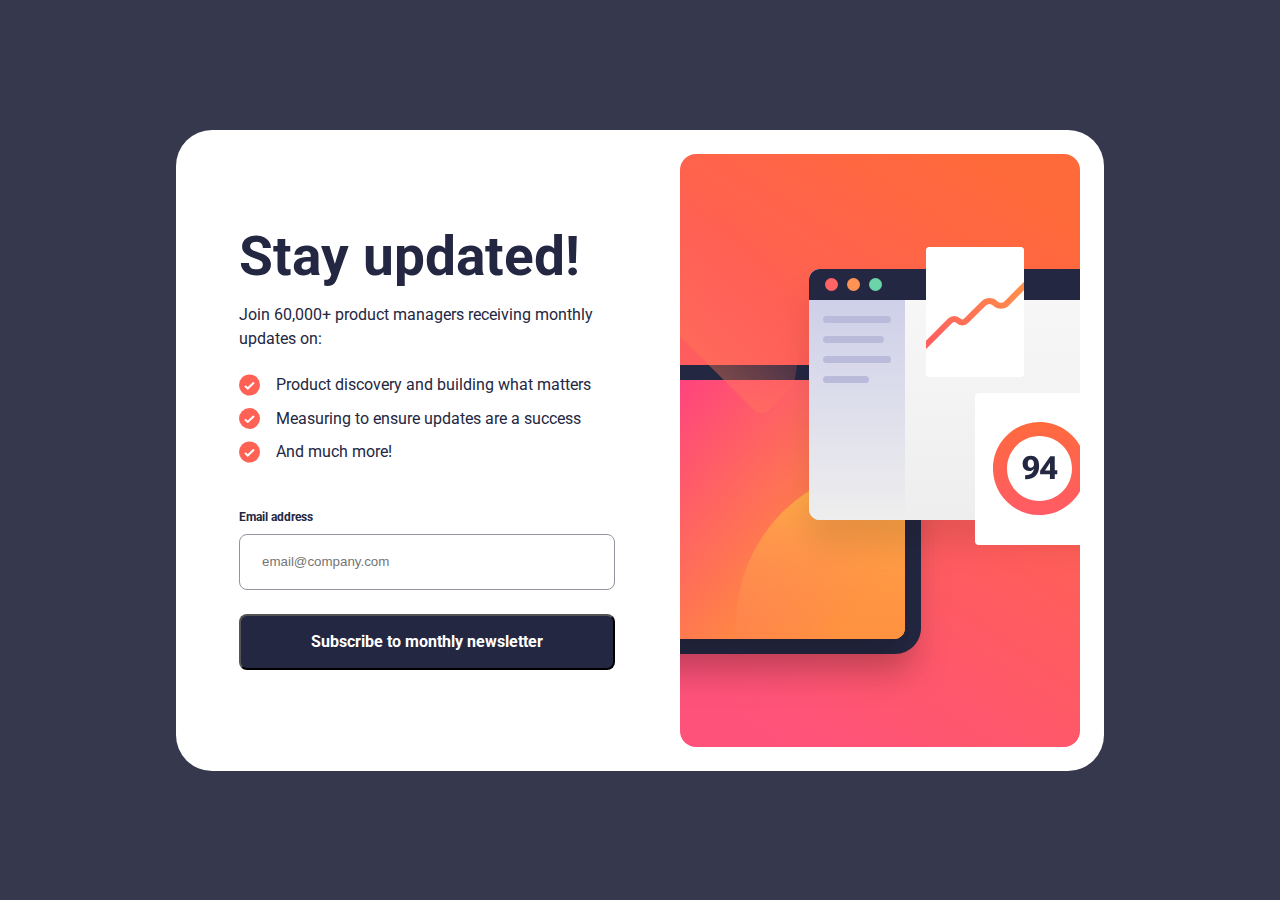
<file: newsletter-sign-up-with-success-message-main(2)/newsletter-sign-up-with-success-message-main/index.html>
<!DOCTYPE html>
<html lang="en">
<head>
    <meta charset="UTF-8">
    <meta name="viewport" content="width=device-width, initial-scale=1.0">
    <link rel="stylesheet" href="style.css">
    <title>DePedro Challenge 2</title>
</head>
<body>

    <main>
      <div id="panel" class="panel">
        <div class="image"></div>
        <div class="text">
          <h1 class="title">Stay updated!</h1>
          <p class="join">Join 60,000+ product managers receiving monthly updates on:</p>
          <ul>
            <li class="check"><img src="./assets/images/icon-list.svg" alt="icon">
              <p>Product discovery and building what matters</p>
            </li>
            <li class="check"><img src="./assets/images/icon-list.svg" alt="icon">
              <p>Measuring to ensure updates are a success</p>
            </li>
            <li class="check"><img src="./assets/images/icon-list.svg" alt="icon">
              <p>And much more!</p>
            </li>
          </ul>
          <div class="flex">
            <p>Email address</p>
            <p id="error" class="none">Valid email required</p>
          </div>
          <div class="flex1">
            <input id="email" class="email" type="email" placeholder="email@company.com">
            <button id="sub" class="subscribe">Subscribe to monthly newsletter</button>
          </div>
  
        </div>
      </div>
  
      <div id="success" class="none">
        <div class="success-txt">
          <img src="./assets/images/icon-success.svg" alt="icon success">
          <h2>Thanks for subscribing!</h2>
          <p> A confirmation email has been sent to <span id="email-txt">ash@loremcompany.com</span>.
            Please open it and click the button inside to confirm your subscription.</p>
        </div>
  
        <div class="successbtn">
          <button id="dismiss">Dismiss message</button>
        </div>
  
      </div>
      <script src="styles.js"></script>
    </main>
  </body>
  
  </html>
</file>
<file: newsletter-sign-up-with-success-message-main(2)/newsletter-sign-up-with-success-message-main/style.css>
@import url('https://fonts.googleapis.com/css2?family=Roboto:wght@400;700&display=swap');

:root {
    --tomato: hsl(4, 100%, 67%);
    --dark-slate-grey: hsl(234, 29%, 20%);
    --charcoal-grey: hsl(235, 18%, 26%);
    --grey: hsl(231, 7%, 60%);
    --white: hsl(0, 0%, 100%);
}

* {
    margin: 0;
    padding: 0;
    box-sizing: border-box;
}


body {
    min-height: 100vh;
    font-weight: 400;
    font-family: 'Roboto', sans-serif;
    color: var(--dark-slate-grey);
    background-color: var(--charcoal-grey);
    display: flex;
    justify-content: center;
    align-items: center;
}

.none {
    display: none
}

.panel {
    width: 375px;
    height: 842px;
    background-color: var(--white);
}

.image {
    width: 100%;
    height: 284px;
    background-image: url(./assets/images/illustration-sign-up-mobile.svg);
}


.text {
    padding: 0 24px 0 25px;
}


.title {
    font-weight: 700;
    margin-top: 38px;
    letter-spacing: 0.76px;
    font-size: 2.375rem;
}

.join {
    margin-top: 21px;
    line-height: 155.023%;
    font-size: 1rem;
}

ul {
    list-style-image: none;
    margin-top: 23px;
}

.check {
    display: flex;
    flex-direction: row;
}

.check img {
    margin-top: -10px;
}

.check p {
    margin-left: 16px;
    margin-bottom: 10px;
    font-size: 1rem;
    line-height: 147.687%;
}

.flex {
    margin-top: 32px;
    width: 100%;
    display: flex;
    flex-direction: row;
    justify-content: space-between;
    font-size: 12px;
    font-weight: 700;
}

.error-txt {
    color: var(--tomato);
}

.flex1 {
    display: flex;
    flex-direction: column;
}

.email {
    margin-top: 10px;
    width: 327px;
    height: 56px;
    padding-left: 22px;
    border-radius: 8px;
    border: var(--grey) solid 1px;
}

.email-error {
    margin-top: 10px;
    width: 327px;
    height: 56px;
    padding-left: 22px;
    border-radius: 8px;
    border: var(--tomato) solid 1px;
    color: var(--tomato);
    background-color: #FFE8E6;
}

.email-error::placeholder {
    color: var(--tomato);
}

.subscribe {
    margin-top: 24px;
    width: 327px;
    height: 56px;
    background-color: var(--dark-slate-grey);
    color: var(--white);
    font-family: 'Roboto', sans-serif;
    font-weight: 700;
    font-size: 1rem;
    border-radius: 8px;
}

.subscribe:hover {
    background-image: linear-gradient(45deg, #FF527A, #FD6937);
    border: none;
}

.success {
    width: 375px;
    height: 812px;
    background-color: var(--white);
    padding: 149px 24px 40px 24px;
    display: flex;
    flex-direction: column;
    justify-content: space-between;
}

.success img {
    width: 64px;
    height: 64px;
}

.success h2 {
    margin-top: 40px;
    font-size: 2.5rem;
    font-style: normal;
    font-weight: 700;
    line-height: 103.188%;
}

.success p {
    line-height: 150.188%;
    font-size: 1rem;
    margin-top: 22px;
}

#email-txt {
    font-weight: 700;
}

.successbtn button {
    text-align: center;
    background-color: var(--dark-slate-grey);
    width: 327px;
    height: 56px;
    background-color: var(--dark-slate-grey);
    color: var(--white);
    font-family: 'Roboto', sans-serif;
    font-weight: 700;
    font-size: 1rem;
    border-radius: 8px;
}

.successbtn button:hover {
    background-image: linear-gradient(45deg, #FF527A, #FD6937);
    border: none;
}

@media (min-width:950px) {
    .panel {
        width: 928px;
        height: 641px;
        display: flex;
        flex-direction: row-reverse;
        justify-content: space-between;
        padding: 24px 24px 24px 63px;
        border-radius: 36px;
    }


    .image {
        width: 400px;
        height: 593px;
        background-image: url(./assets/images/illustration-sign-up-desktop.svg);
    }

    .text {
        padding: 0;
        width: 376px
    }

    .title {
        font-weight: 700;
        margin-top: 70px;
        letter-spacing: 0;
        font-size: 3.4375rem;
    }

    .join {
        margin-top: 15px;
        line-height: 155.023%;
        font-size: 1rem;
    }

    ul {
        margin-top: 21px;
    }

    .flex {
        margin-top: 36px;
    }

    #email,
    .subscribe {
        width: 100%;
    }

    .success {
        width: 504px;
        height: 520px;
        background-color: var(--white);
        padding: 48px 39px 40px 64px;
        display: flex;
        flex-direction: column;
        justify-content: space-between;
        border-radius: 36px;
    }

    .success h2 {
        font-size: 3.4375rem;
    }

    .successbtn button {
        width: 100%;
    }

}
</file>
